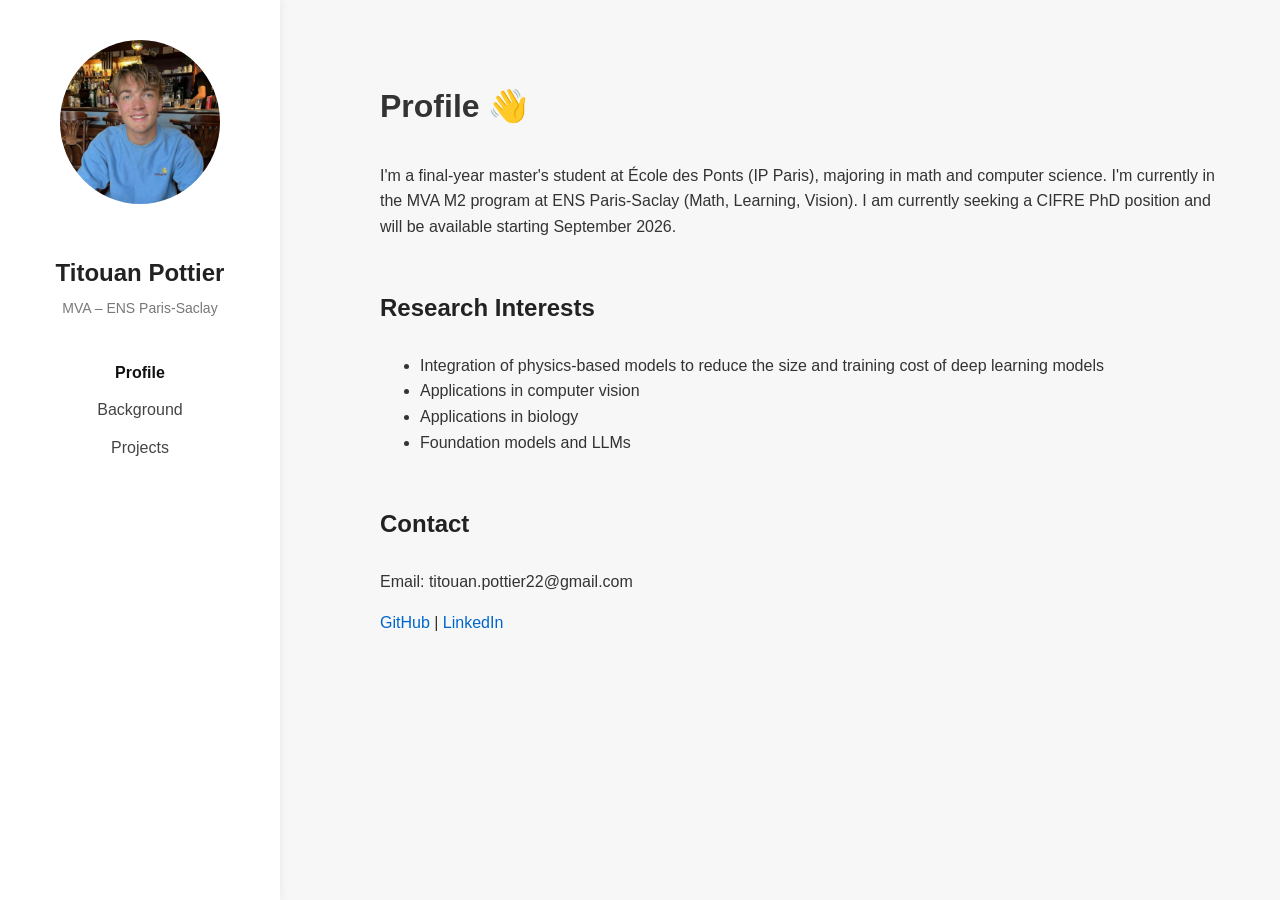
<file: index.html>
﻿<!DOCTYPE html>
<html>
<head>
  <meta charset="UTF-8">
  <title>Titouan Pottier – Profile</title>
  <link rel="stylesheet" href="style.css">
</head>
<body>

<div class="sidebar">
  <img src="photo.jpg" alt="Profile photo">
  <h2>Titouan Pottier</h2>
  <p>MVA – ENS Paris-Saclay</p>

  <nav>
    <a href="index.html" class="active">Profile</a>
    <a href="background.html">Background</a>
    <a href="projects.html">Projects</a>
  </nav>
</div>

<div class="content">
  <h1>Profile 👋</h1>

  <div class="section">
    <p>
        I'm a final-year master's student at École des Ponts (IP Paris), majoring in math and computer science.
        I'm currently in the MVA M2 program at ENS Paris-Saclay (Math, Learning, Vision).
        I am currently seeking a CIFRE PhD position and will be available starting September 2026.



    </p>
  </div>

  <div class="section">
    <h2>Research Interests</h2>
    <ul>
      <li>Integration of physics-based models to reduce the size and training cost of deep learning models</li>
      <li>Applications in computer vision</li>
      <li>Applications in biology</li>
      <li>Foundation models and LLMs</li>
    </ul>
  </div>

  <div class="section">
    <h2>Contact</h2>
    <p>Email: titouan.pottier22@gmail.com</p>
    <p>
      <a href="https://github.com/titouanp22">GitHub</a> |
      <a href="https://www.linkedin.com/in/titouan-pottier-ba744826a">LinkedIn</a>
    </p>
  </div>

</div>

</body>
</html>
</file>
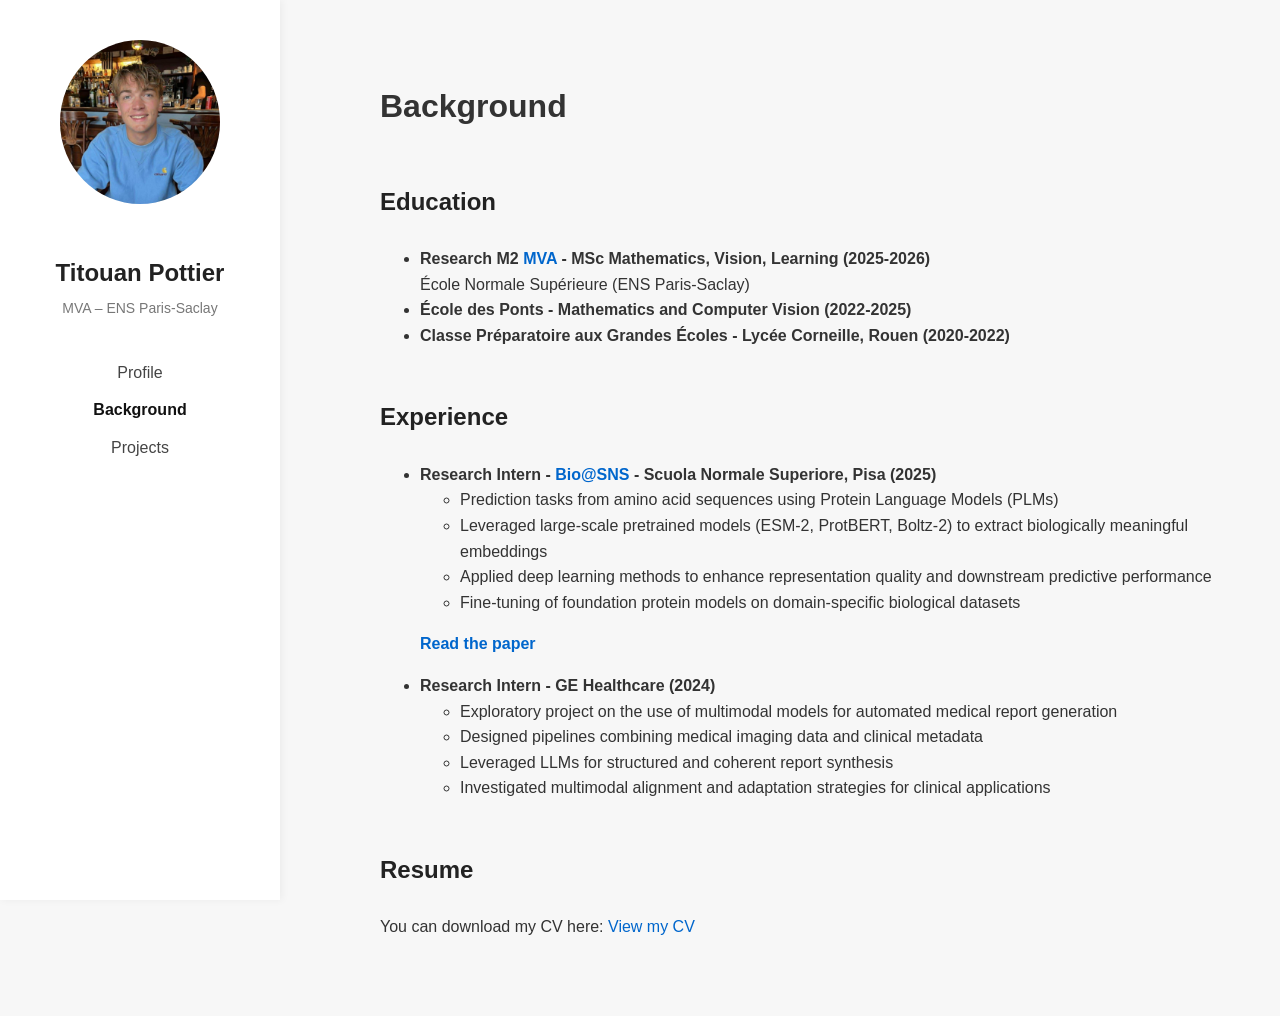
<file: background.html>
<!DOCTYPE html>
<html>
<head>
  <meta charset="UTF-8">
  <title>Titouan Pottier – Background</title>
  <link rel="stylesheet" href="style.css">
</head>
<body>

<div class="sidebar">
  <img src="photo.jpg" alt="Profile photo">
  <h2>Titouan Pottier</h2>
  <p>MVA – ENS Paris-Saclay</p>

  <nav>
    <a href="index.html">Profile</a>
    <a href="background.html" class="active">Background</a>
    <a href="projects.html">Projects</a>
  </nav>
</div>

<div class="content">

  <h1>Background</h1>

  <div class="section">
    <h2>Education</h2>
    <ul class="clean-list">
      <li>
        <strong>Research M2 <a href="https://www.master-mva.com/" target="_blank">MVA</a> - MSc Mathematics, Vision, Learning (2025-2026)</strong><br>
        École Normale Supérieure (ENS Paris-Saclay)<br>
        
      </li>

      <li>
        <strong>École des Ponts - Mathematics and Computer Vision (2022-2025)</strong>
      </li>

      <li>
        <strong>Classe Préparatoire aux Grandes Écoles - Lycée Corneille, Rouen (2020-2022)</strong>
      </li>
    </ul>
  </div>

  <div class="section">
    <h2>Experience</h2>
    <ul class="clean-list">
    <li>
      <strong>Research Intern - <a href="https://www.sns.it/en/laboratorio-di-biologia">Bio@SNS</a> - Scuola Normale Superiore, Pisa (2025)</strong>
      <ul>
        
        
        <li>Prediction tasks from amino acid sequences using Protein Language Models (PLMs)</li>
        <li>Leveraged large-scale pretrained models (ESM-2, ProtBERT, Boltz-2) to extract biologically meaningful embeddings</li>
        <li>Applied deep learning methods to enhance representation quality and downstream predictive performance</li>
        <li>Fine-tuning of foundation protein models on domain-specific biological datasets</li>
        
      </ul>
    
      <p>
        <a href="BioSNS/biosns_paper.pdf" target="_blank"><strong>Read the paper</strong></a>
      </p>

    </li>

    <li>
      <strong>Research Intern - GE Healthcare (2024)</strong>
      <ul>
        <li>Exploratory project on the use of multimodal models for automated medical report generation</li>
        <li>Designed pipelines combining medical imaging data and clinical metadata</li>
        <li>Leveraged LLMs for structured and coherent report synthesis</li>
        <li>Investigated multimodal alignment and adaptation strategies for clinical applications</li>
      </ul>
    </li>


    </ul>
  </div>

  <div class="section">
    <h2>Resume</h2>
    <p>
      You can download my CV here:
      <a href="CV_Pottier_Titouan.pdf" target="_blank">View my CV</a>
    </p>
  </div>

</div>

</body>
</html>
</file>
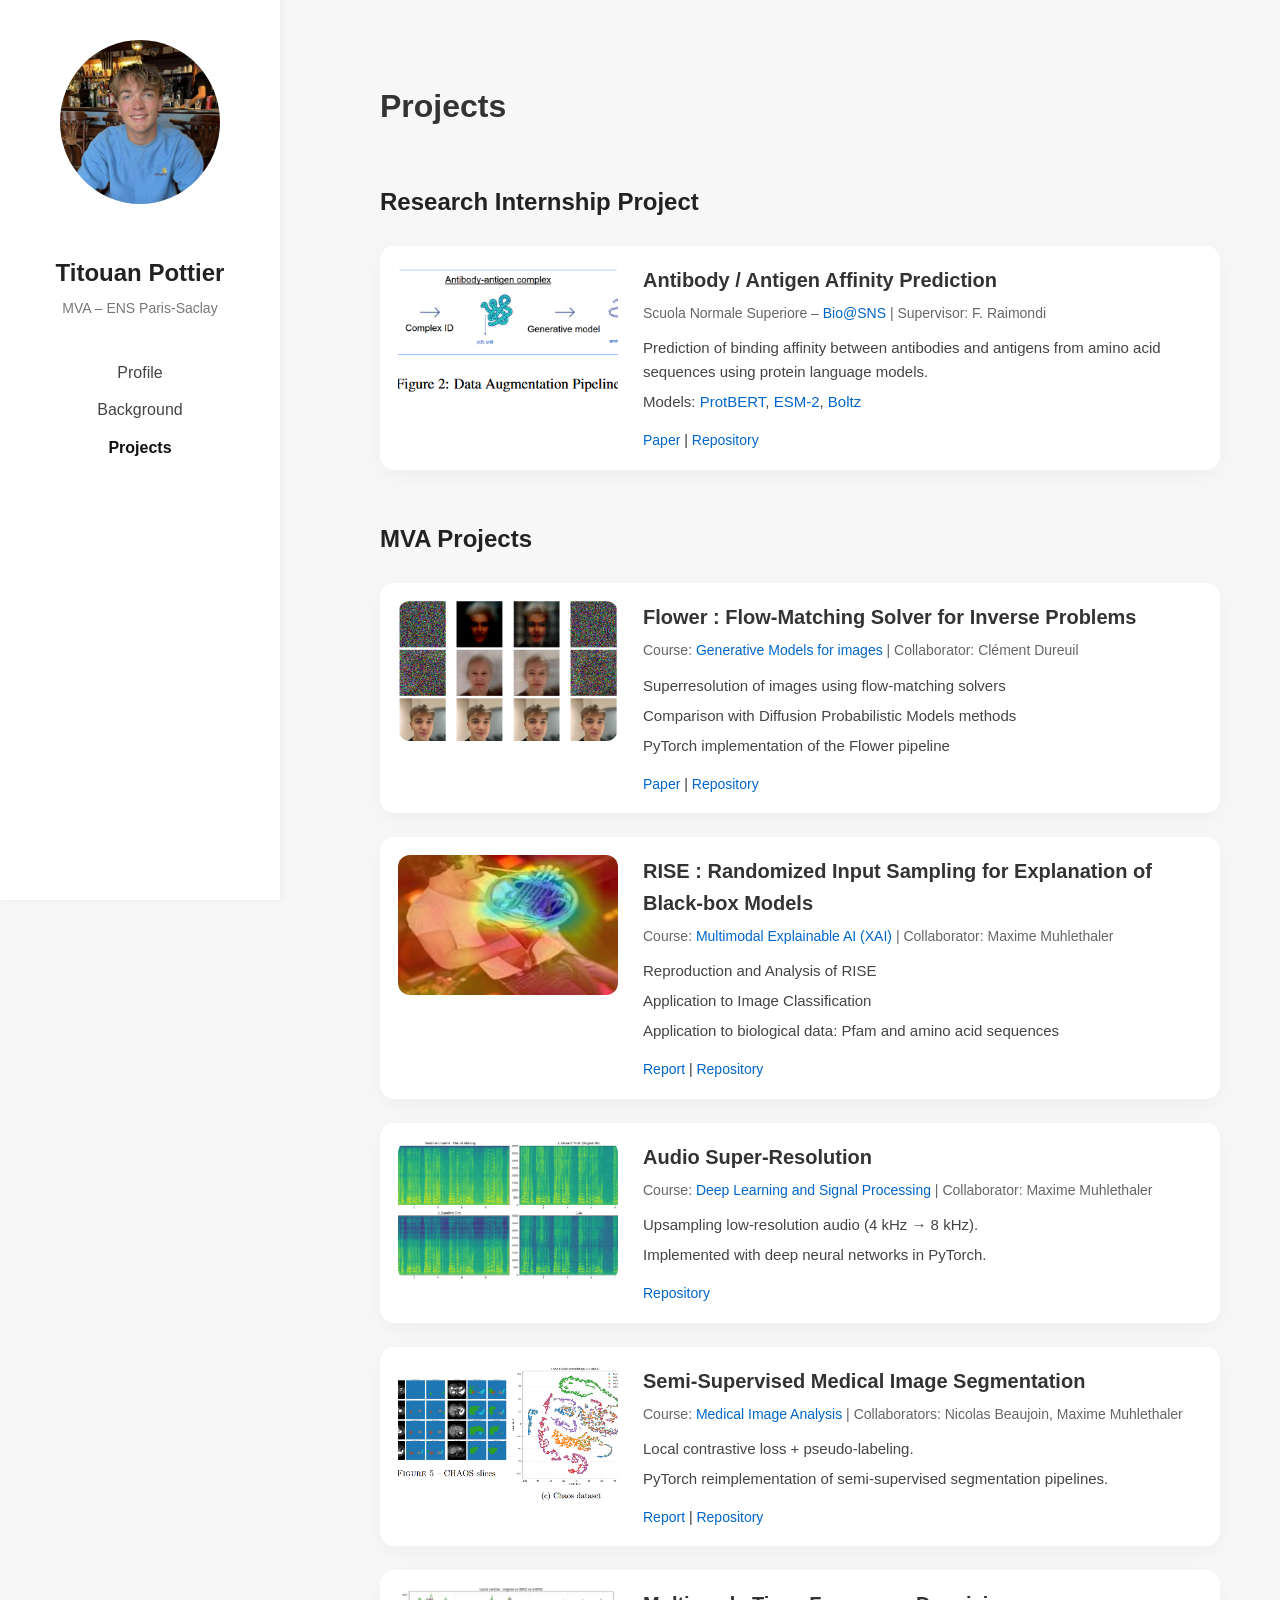
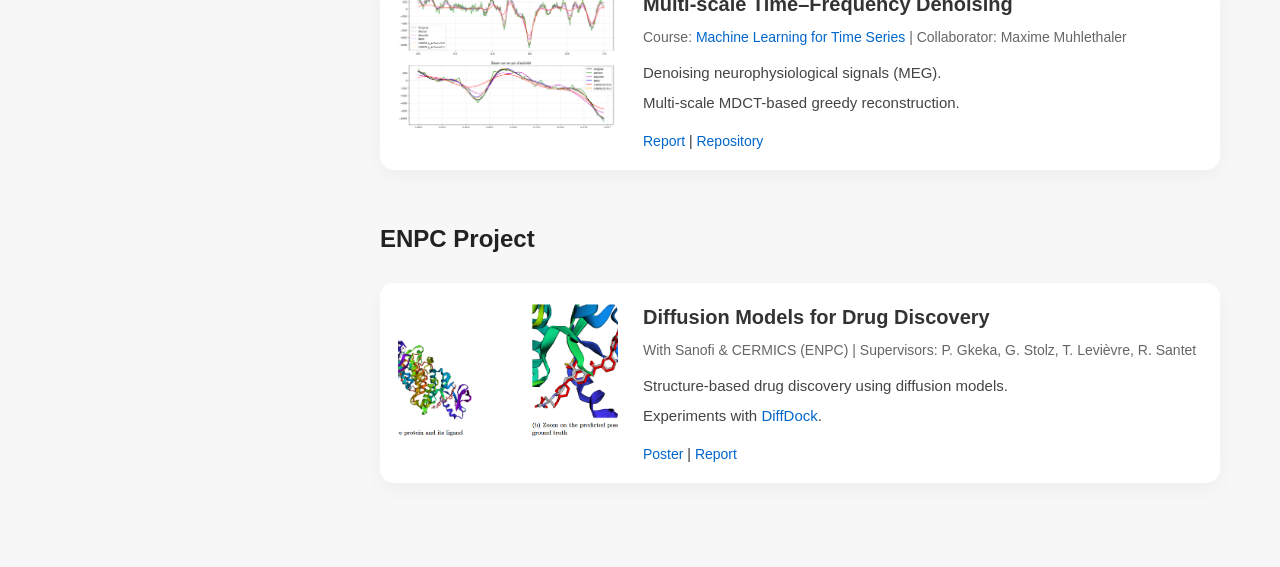
<file: projects.html>
<!DOCTYPE html>
<html>
<head>
  <meta charset="UTF-8">
  <title>Titouan Pottier – Projects</title>
  <link rel="stylesheet" href="style.css">
</head>
<body>

<div class="sidebar">
  <img src="photo.jpg">
  <h2>Titouan Pottier</h2>
  <p>MVA – ENS Paris-Saclay</p>

  <nav>
    <a href="index.html">Profile</a>
    <a href="background.html">Background</a>
    <a href="projects.html" class="active">Projects</a>
  </nav>
</div>

<div class="content">

<h1>Projects</h1>

<!-- ========================= -->
<!-- RESEARCH PROJECT -->
<!-- ========================= -->

<h2>Research Internship Project</h2>

<div class="project-card">

  <div class="project-image">
    <img src="images/affinity.png" alt="Affinity Pipeline">
  </div>

  <div class="project-content">

    <div class="project-title">
      Antibody / Antigen Affinity Prediction
    </div>

    <div class="project-sub">
      Scuola Normale Superiore –
      <a href="https://bioinfolab.sns.it/" target="_blank">Bio@SNS</a>
      | Supervisor: F. Raimondi
    </div>

    <div class="project-points">
      <p>
        Prediction of binding affinity between antibodies and antigens
        from amino acid sequences using protein language models.
      </p>
      <p>
        Models:
        <a href="https://github.com/nadavbra/protein_bert" target="_blank">ProtBERT</a>,
        <a href="https://github.com/facebookresearch/esm" target="_blank">ESM-2</a>,
        <a href="https://github.com/jwohlwend/boltz" target="_blank">Boltz</a>
      </p>
    </div>

    <div class="project-links">
      <a href="BioSNS/biosns_paper.pdf">Paper</a> |
      <a href="#">Repository</a>
    </div>

  </div>
</div>


<!-- ========================= -->
<!-- MVA PROJECTS -->
<!-- ========================= -->

<h2>MVA Projects</h2>

<div class="project-card">

  <div class="project-image">
    <img src="images/flo_500_x2.png" alt="Flower">
  </div>

  <div class="project-content">

    <div class="project-title">
      Flower : Flow-Matching Solver for Inverse Problems
    </div>

    <div class="project-sub">
      Course:
      <a href="https://www.master-mva.com/cours/modeles-generatifs-pour-l-image/"
      target="_blank">
      Generative Models for images</a>
      | Collaborator: Clément Dureuil
    </div>

    <div class="project-points">
      <p>Superresolution of images using flow-matching solvers</p>
      <p>Comparison with Diffusion Probabilistic Models methods</p>
      <p>PyTorch implementation of the Flower pipeline</p>
    </div>

    <div class="project-links">
      <a href="MVA/report_flower.pdf">Paper</a> |
      <a href="https://github.com/titouanp22/Flower"
      target="_blank">Repository</a>
    </div>

  </div>
</div>

<div class="project-card">

  <div class="project-image">
    <img src="images/rise_overlay.jpg" alt="Flower">
  </div>

  <div class="project-content">

    <div class="project-title">
      RISE : Randomized Input Sampling for Explanation of Black-box Models
    </div>

    <div class="project-sub">
      Course:
      <a href="https://www.master-mva.com/cours/multimodal-explainable-ai-xai/"
      target="_blank">
      Multimodal Explainable AI (XAI)
      </a>
      | Collaborator: Maxime Muhlethaler
    </div>

    <div class="project-points">
      <p>Reproduction and Analysis of RISE</p>
      <p>Application to Image Classification</p>
      <p>Application to biological data: Pfam and amino acid sequences</p>
    </div>

    <div class="project-links">
      <a href="MVA/report_rise.pdf">Report</a> |
      <a href="https://github.com/titouanp22/xai_rise"
      target="_blank">Repository</a>
    </div>

  </div>
</div>


<div class="project-card">

  <div class="project-image">
    <img src="images/audio_sr.png" alt="Audio Super Resolution">
  </div>

  <div class="project-content">

    <div class="project-title">
      Audio Super-Resolution
    </div>

    <div class="project-sub">
      Course:
      <a href="https://www.master-mva.com/cours/apprentissage-profond-et-traitement-du-signal-introduction-et-applications-industrielles/"
      target="_blank">
      Deep Learning and Signal Processing</a>
      | Collaborator: Maxime Muhlethaler
    </div>

    <div class="project-points">
      <p>Upsampling low-resolution audio (4 kHz → 8 kHz).</p>
      <p>Implemented with deep neural networks in PyTorch.</p>
    </div>

    <div class="project-links">
      <a href="https://github.com/titouanp22/Mini-Project-ML-Audio-Super-Resolution"
      target="_blank">Repository</a>
    </div>

  </div>
</div>


<div class="project-card">

  <div class="project-image">
    <img src="images/medical_seg.png" alt="Medical Segmentation">
  </div>

  <div class="project-content">

    <div class="project-title">
      Semi-Supervised Medical Image Segmentation
    </div>

    <div class="project-sub">
      Course:
      <a href="https://www.master-mva.com/cours/introduction-to-medical-image-analysis/"
      target="_blank">
      Medical Image Analysis</a>
      | Collaborators: Nicolas Beaujoin, Maxime Muhlethaler
    </div>

    <div class="project-points">
      <p>Local contrastive loss + pseudo-labeling.</p>
      <p>PyTorch reimplementation of semi-supervised segmentation pipelines.</p>
    </div>

    <div class="project-links">
      <a href="MVA/report_medical_images.pdf">Report</a> |
      <a href="https://github.com/MaximeMuh/contrastive-medseg-pytorch_project"
      target="_blank">Repository</a>
    </div>

  </div>
</div>


<div class="project-card">

  <div class="project-image">
    <img src="images/time_series.png" alt="Time Series">
  </div>

  <div class="project-content">

    <div class="project-title">
      Multi-scale Time–Frequency Denoising
    </div>

    <div class="project-sub">
      Course:
      <a href="https://www.master-mva.com/cours/apprentissage-pour-les-series-temporelles/"
      target="_blank">
      Machine Learning for Time Series</a>
      | Collaborator: Maxime Muhlethaler
    </div>

    <div class="project-points">
      <p>Denoising neurophysiological signals (MEG).</p>
      <p>Multi-scale MDCT-based greedy reconstruction.</p>
    </div>

    <div class="project-links">
      <a href="MVA/report_time_series.pdf">Report</a> |
      <a href="https://github.com/titouanp22/Mini-Project-ML-for-Time-Series"
      target="_blank">Repository</a>
    </div>

  </div>
</div>


<!-- ========================= -->
<!-- ENPC PROJECT -->
<!-- ========================= -->

<h2>ENPC Project</h2>

<div class="project-card">

  <div class="project-image">
    <img src="images/diffusion_drug.png" alt="Diffusion Drug Discovery">
  </div>

  <div class="project-content">

    <div class="project-title">
      Diffusion Models for Drug Discovery
    </div>

    <div class="project-sub">
      With Sanofi & CERMICS (ENPC)
      | Supervisors: P. Gkeka, G. Stolz, T. Levièvre, R. Santet
    </div>

    <div class="project-points">
      <p>
        Structure-based drug discovery using diffusion models.
      </p>
      <p>
        Experiments with
        <a href="https://github.com/gcorso/DiffDock" target="_blank">DiffDock</a>.
      </p>
    </div>

    <div class="project-links">
      <a href="ENPC/Poster_drug_design.pdf">Poster</a> |
      <a href="ENPC/Report_drug_design.pdf">Report</a>
    </div>

  </div>
</div>


</div>
</body>
</html>
</file>
<file: style.css>
/* =========================
   GLOBAL
========================= */

* {
  box-sizing: border-box;
}

body {
  margin: 0;
  font-family: -apple-system, BlinkMacSystemFont, "Segoe UI", Roboto, sans-serif;
  background-color: #f7f7f7;
  color: #333;
  display: flex;
  line-height: 1.6;
}

a {
  color: #0066cc;
  text-decoration: none;
  transition: opacity 0.2s ease;
}

a:hover {
  opacity: 0.7;
}

/* =========================
   SIDEBAR
========================= */

.sidebar {
  width: 280px;
  background: white;
  height: 100vh;
  padding: 40px 20px;
  box-shadow: 2px 0 8px rgba(0, 0, 0, 0.05);
  position: fixed;
  top: 0;
  left: 0;
}

.sidebar img {
  width: 160px;
  border-radius: 50%;
  display: block;
  margin: 0 auto 20px auto;
}

.sidebar h2 {
  text-align: center;
  margin-bottom: 5px;
  font-weight: 600;
}

.sidebar p {
  text-align: center;
  color: #777;
  font-size: 14px;
  margin: 0;
}

.sidebar nav {
  margin-top: 40px;
  text-align: center;
}

.sidebar nav a {
  display: block;
  margin: 12px 0;
  color: #444;
  font-weight: 500;
}

.sidebar nav a:hover {
  color: #0066cc;
}

.sidebar nav a.active {
  font-weight: 700;
  color: #111;
}

/* =========================
   CONTENT
========================= */

.content {
  margin-left: 320px;
  padding: 60px;
  max-width: 1000px;
}

h1 {
  font-size: 32px;
  margin-bottom: 30px;
  font-weight: 600;
}

h2 {
  margin-top: 50px;
  margin-bottom: 25px;
  font-weight: 600;
  color: #222;
}

/* =========================
   PROJECT CARD
========================= */

.project-card {
  display: flex;
  align-items: stretch;
  gap: 25px;
  background: white;
  padding: 18px;
  border-radius: 14px;
  box-shadow: 0 6px 20px rgba(0,0,0,0.04);
  margin-bottom: 24px;
  transition: transform 0.2s ease, box-shadow 0.2s ease;
}

.project-card:hover {
  transform: translateY(-4px);
  box-shadow: 0 10px 30px rgba(0,0,0,0.08);
}

.project-image {
  width: 220px;
  height: 140px;
  flex: 0 0 220px;
  overflow: hidden;
  border-radius: 12px;
}

.project-image img {
  width: 100%;
  height: 100%;
  object-fit: cover;
  transition: transform 0.3s ease;
}

.project-image img:hover {
  transform: scale(1.04);
}

.project-content {
  flex: 1;
}

.project-title {
  font-size: 20px;
  font-weight: 600;
  margin-bottom: 6px;
}

.project-sub {
  font-size: 14px;
  color: #666;
  margin-bottom: 12px;
}

.project-points {
  margin-top: 8px;
}

.project-points p {
  margin: 0 0 6px;
  font-size: 15px;
  color: #444;
}

.project-links {
  margin-top: 15px;
  font-size: 14px;
  font-weight: 500;
}

/* =========================
   RESPONSIVE
========================= */

@media (max-width: 900px) {

  body {
    flex-direction: column;
  }

  .sidebar {
    position: relative;
    width: 100%;
    height: auto;
    box-shadow: none;
    border-bottom: 1px solid #eee;
  }

  .content {
    margin-left: 0;
    padding: 40px 20px;
  }

  .project-card {
    flex-direction: column;
  }

  .project-image img {
    width: 100%;
    height: 100%;
  }

  .project-image {
    width: 100%;
    height: 180px;
    flex-basis: auto;
  }
}
</file>
